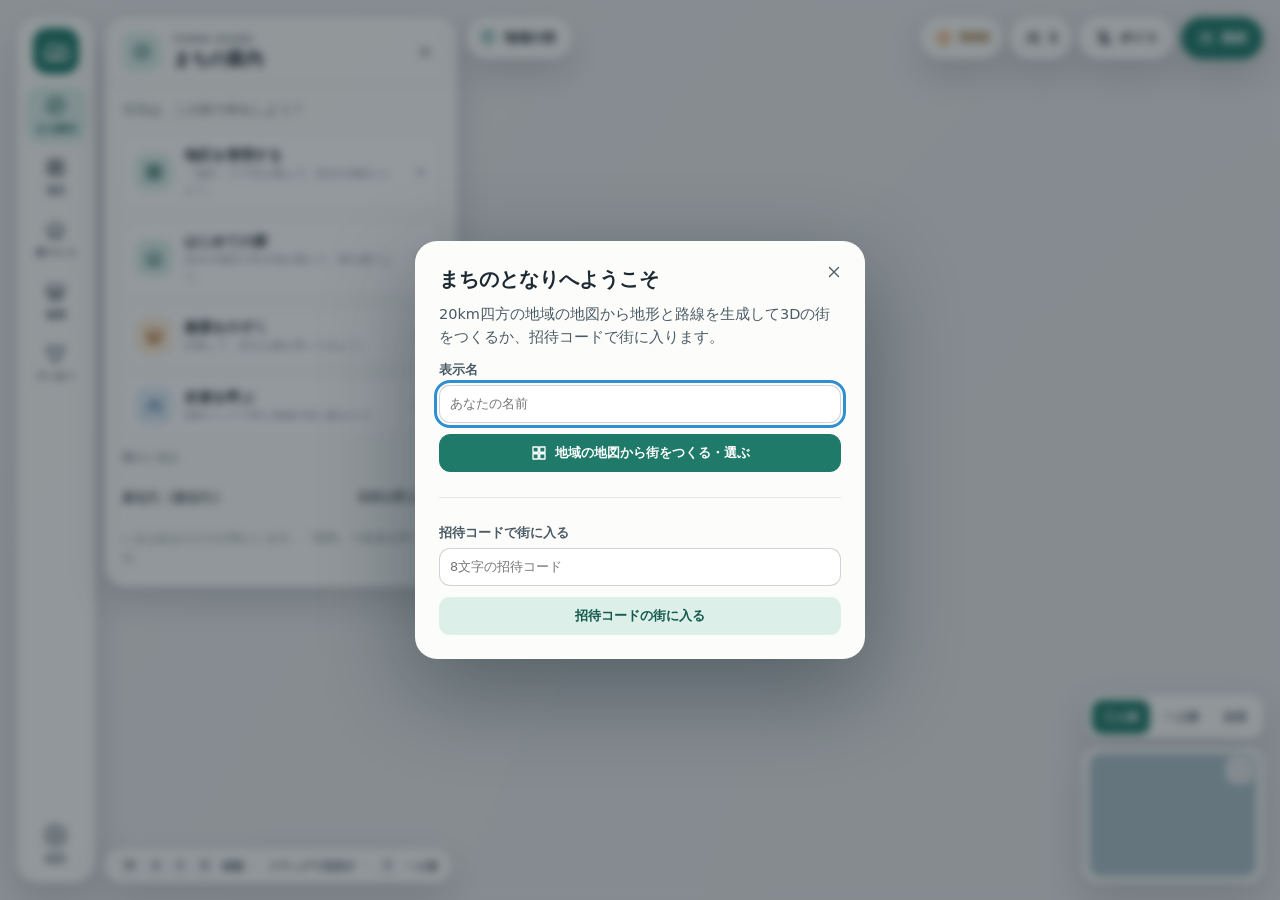
<file: index.html>
<!doctype html>
<html lang="ja">
<head>
  <meta name="machi-api-origin" content="https://moved-laid-contained-touch.trycloudflare.com/">
  <meta name="machi-realtime-origin" content="https://moved-laid-contained-touch.trycloudflare.com/">
  <meta name="robots" content="noindex, nofollow">
  <meta charset="utf-8">
  <meta name="viewport" content="width=device-width, initial-scale=1, viewport-fit=cover">
  <meta name="theme-color" content="#f6f7f3">
  <meta name="description" content="服屋に寄って、家を壁一枚から設計して、友達と街を育てるブラウザゲーム。">
  <title>まちのとなり</title>
  <link rel="stylesheet" href="./style.css?v=online-20261125-refresh">
</head>
<body>
  <svg class="icon-library" aria-hidden="true" xmlns="http://www.w3.org/2000/svg">
    <defs>
      <symbol id="i-town" viewBox="0 0 24 24"><path d="m3 11 6-5 6 5v8H3zM9 19v-4h2v4m4-9 3-3 4 4v8h-7"/><path d="M3 19h19"/></symbol>
      <symbol id="i-pin" viewBox="0 0 24 24"><path d="M20 10c0 5-8 11-8 11s-8-6-8-11a8 8 0 1 1 16 0Z"/><circle cx="12" cy="10" r="2.5"/></symbol>
      <symbol id="i-users" viewBox="0 0 24 24"><circle cx="10" cy="8" r="3"/><path d="M4 20v-2a4 4 0 0 1 4-4h4a4 4 0 0 1 4 4v2m1-15a3 3 0 0 1 0 6m3 9v-2a4 4 0 0 0-2-3.46"/></symbol>
      <symbol id="i-mic" viewBox="0 0 24 24"><rect x="9" y="3" width="6" height="12" rx="3"/><path d="M5 11v1a7 7 0 0 0 14 0v-1m-7 8v3"/></symbol>
      <symbol id="i-mic-off" viewBox="0 0 24 24"><path d="M9 9V6a3 3 0 0 1 6 0v6m-6 0a3 3 0 0 0 5.1 2.1M5 11v1a7 7 0 0 0 12 4.9M19 11v1c0 .8-.1 1.6-.4 2.3M12 19v3M3 3l18 18"/></symbol>
      <symbol id="i-coin" viewBox="0 0 24 24"><circle cx="12" cy="12" r="9"/><path d="m12 7 1.3 3.7L17 12l-3.7 1.3L12 17l-1.3-3.7L7 12l3.7-1.3z"/></symbol>
      <symbol id="i-guide" viewBox="0 0 24 24"><circle cx="12" cy="12" r="9"/><path d="m15.5 8.5-2.1 4.9-4.9 2.1 2.1-4.9z"/></symbol>
      <symbol id="i-shop" viewBox="0 0 24 24"><path d="M6 11v9h12v-9M3 11l2-6h14l2 6a3 3 0 0 1-6 0 3 3 0 0 1-6 0 3 3 0 0 1-6 0Z"/><path d="M10 20v-5h4v5"/></symbol>
      <symbol id="i-home" viewBox="0 0 24 24"><path d="m3 11 9-7 9 7m-16-1v10h14V10m-9 10v-6h4v6"/></symbol>
      <symbol id="i-edit" viewBox="0 0 24 24"><path d="m3 6 6-3 6 3 6-3v15l-6 3-6-3-6 3zm6-3v15m6-12v15"/></symbol>
      <symbol id="i-avatar" viewBox="0 0 24 24"><path d="m8 4-5 3 2 5 3-1v9h8v-9l3 1 2-5-5-3a4 4 0 0 1-8 0Z"/></symbol>
      <symbol id="i-settings" viewBox="0 0 24 24"><circle cx="12" cy="12" r="3"/><path d="M19.4 15a1.7 1.7 0 0 0 .3 1.8l.1.1a2 2 0 1 1-2.8 2.8l-.1-.1a1.7 1.7 0 0 0-1.8-.3 1.7 1.7 0 0 0-1 1.5V21a2 2 0 1 1-4 0v-.1a1.7 1.7 0 0 0-1-1.5 1.7 1.7 0 0 0-1.8.3l-.1.1a2 2 0 1 1-2.8-2.8l.1-.1a1.7 1.7 0 0 0 .3-1.8 1.7 1.7 0 0 0-1.5-1H3a2 2 0 1 1 0-4h.1a1.7 1.7 0 0 0 1.5-1 1.7 1.7 0 0 0-.3-1.8l-.1-.1a2 2 0 1 1 2.8-2.8l.1.1a1.7 1.7 0 0 0 1.8.3h.1a1.7 1.7 0 0 0 1-1.5V3a2 2 0 1 1 4 0v.1a1.7 1.7 0 0 0 1 1.5 1.7 1.7 0 0 0 1.8-.3l.1-.1a2 2 0 1 1 2.8 2.8l-.1.1a1.7 1.7 0 0 0-.3 1.8v.1a1.7 1.7 0 0 0 1.5 1H21a2 2 0 1 1 0 4h-.1a1.7 1.7 0 0 0-1.5 1Z"/></symbol>
      <symbol id="i-expand" viewBox="0 0 24 24"><path d="M9 3H3v6m12-6h6v6m0 6v6h-6m-6 0H3v-6"/></symbol>
      <symbol id="i-x" viewBox="0 0 24 24"><path d="m6 6 12 12M18 6 6 18"/></symbol>
      <symbol id="i-up" viewBox="0 0 24 24"><path d="m6 15 6-6 6 6"/></symbol>
      <symbol id="i-down" viewBox="0 0 24 24"><path d="m6 9 6 6 6-6"/></symbol>
      <symbol id="i-arrow" viewBox="0 0 24 24"><path d="M4 12h15m-6-6 6 6-6 6"/></symbol>
      <symbol id="i-back" viewBox="0 0 24 24"><path d="M20 12H5m6-6-6 6 6 6"/></symbol>
      <symbol id="i-check" viewBox="0 0 24 24"><path d="m5 12 5 5 9-10"/></symbol>
      <symbol id="i-plus" viewBox="0 0 24 24"><path d="M12 5v14M5 12h14"/></symbol>
      <symbol id="i-undo" viewBox="0 0 24 24"><path d="M9 14 4 9l5-5"/><path d="M4 9h10a6 6 0 0 1 0 12h-3"/></symbol>
      <symbol id="i-redo" viewBox="0 0 24 24"><path d="m15 14 5-5-5-5"/><path d="M20 9H10a6 6 0 0 0 0 12h3"/></symbol>
      <symbol id="i-save" viewBox="0 0 24 24"><path d="M5 3h11l5 5v11a2 2 0 0 1-2 2H5a2 2 0 0 1-2-2V5a2 2 0 0 1 2-2Z"/><path d="M7 3v6h8V3M7 21v-7h10v7"/></symbol>
      <symbol id="i-pencil" viewBox="0 0 24 24"><path d="m4 20 1-4L16 5l3 3L8 19zM14 7l3 3"/></symbol>
      <symbol id="i-pointer" viewBox="0 0 24 24"><path d="m5 3 14 7-6 2-2 6z"/></symbol>
      <symbol id="i-wall" viewBox="0 0 24 24"><path d="M3 5h18v14H3zM3 12h18M9 5v7m6 0v7"/></symbol>
      <symbol id="i-door" viewBox="0 0 24 24"><path d="M6 21V4a1 1 0 0 1 1-1h10a1 1 0 0 1 1 1v17M3 21h18"/><circle cx="14.5" cy="12.5" r=".8"/></symbol>
      <symbol id="i-room" viewBox="0 0 24 24"><path d="M4 4h16v16H4zM4 12h6m4 0h6M12 4v4m0 8v4"/></symbol>
      <symbol id="i-sofa" viewBox="0 0 24 24"><path d="M5 11V8a2 2 0 0 1 2-2h10a2 2 0 0 1 2 2v3"/><path d="M3 13a2 2 0 0 1 4 0v2h10v-2a2 2 0 0 1 4 0v5H3zM6 18v2m12-2v2"/></symbol>
      <symbol id="i-stairs" viewBox="0 0 24 24"><path d="M3 20h5v-4h4v-4h4V8h5"/></symbol>
      <symbol id="i-lift" viewBox="0 0 24 24"><rect x="5" y="3" width="14" height="18" rx="1.5"/><path d="M12 3v18M8 11l1-1.6 1 1.6M14 13l1 1.6 1-1.6"/></symbol>
      <symbol id="i-frame" viewBox="0 0 24 24"><rect x="4" y="6" width="16" height="13" rx="1"/><path d="m4 16 4-4 4 4 3-2 5 4M12 6V3"/></symbol>
      <symbol id="i-paint" viewBox="0 0 24 24"><path d="M4 4h13v5H4zM17 6h3v6h-8v3"/><rect x="10.5" y="15" width="3" height="6" rx="1"/></symbol>
      <symbol id="i-eraser" viewBox="0 0 24 24"><path d="m15 4 5 5-9 9H7l-3-3z"/><path d="M11 20h9M9 10l5 5"/></symbol>
      <symbol id="i-rotate" viewBox="0 0 24 24"><path d="M20 11a8 8 0 1 0-2.3 6.3"/><path d="M20 4v7h-7"/></symbol>
      <symbol id="i-trash" viewBox="0 0 24 24"><path d="M4 7h16M9 7V4h6v3m-9 0 1 13h10l1-13M10 11v6m4-6v6"/></symbol>
      <symbol id="i-vr" viewBox="0 0 24 24"><path d="M3 8a2 2 0 0 1 2-2h14a2 2 0 0 1 2 2v8a2 2 0 0 1-2 2h-3l-2-3h-4l-2 3H5a2 2 0 0 1-2-2z"/><circle cx="8" cy="11.5" r="1.6"/><circle cx="16" cy="11.5" r="1.6"/></symbol>
      <symbol id="i-help" viewBox="0 0 24 24"><circle cx="12" cy="12" r="9"/><path d="M9.5 9a2.5 2.5 0 1 1 3.5 2.3c-.7.4-1 1-1 1.7M12 17h.01"/></symbol>
      <symbol id="i-train" viewBox="0 0 24 24"><rect x="5" y="3" width="14" height="14" rx="3"/><path d="M5 11h14M12 3v8M8 21l2-4m6 4-2-4"/><circle cx="8.5" cy="14" r=".6"/><circle cx="15.5" cy="14" r=".6"/></symbol>
      <symbol id="i-key" viewBox="0 0 24 24"><circle cx="8" cy="15" r="4"/><path d="m11 12 9-9m-4 4 3 3"/></symbol>
      <symbol id="i-volume" viewBox="0 0 24 24"><path d="M4 9h4l5-4v14l-5-4H4z"/><path d="M16 9a4 4 0 0 1 0 6m2.5-9a8 8 0 0 1 0 12"/></symbol>
      <symbol id="i-layers" viewBox="0 0 24 24"><path d="m12 3 9 5-9 5-9-5z"/><path d="m3 13 9 5 9-5"/></symbol>
      <symbol id="i-shirt" viewBox="0 0 24 24"><path d="M9 4 4 6 2 11l4 2 2-3v10h8V10l2 3 4-2-2-5-5-2a3 3 0 0 1-6 0Z"/></symbol>
      <symbol id="i-hat" viewBox="0 0 24 24"><path d="M7 12V9a5 5 0 0 1 10 0v3m-10 0h10c2.5.5 4 1.4 4 2.4C21 16 17 17 12 17s-9-1-9-2.6c0-1 1.5-1.9 4-2.4Z"/></symbol>
      <symbol id="i-district" viewBox="0 0 24 24"><path d="M4 4h7v7H4zM13 4h7v7h-7zM4 13h7v7H4zM13 13h7v7h-7z"/></symbol>
    </defs>
  </svg>

  <div id="scene" aria-label="街の3Dマップ"></div>

  <div id="hud" class="hud">
    <nav id="dock" class="dock" aria-label="メニュー">
      <div class="brand" title="まちのとなり"><span class="brand-mark"><svg class="icon"><use href="#i-town"/></svg></span><h1>まちのとなり</h1></div>
      <button type="button" data-tab="guide" aria-pressed="false"><svg class="icon"><use href="#i-guide"/></svg><span>まち案内</span></button>
      <button type="button" data-tab="district" aria-pressed="false"><svg class="icon"><use href="#i-district"/></svg><span>地区</span></button>
      <button type="button" data-tab="home" aria-pressed="false"><svg class="icon"><use href="#i-home"/></svg><span>家づくり</span></button>
      <button type="button" data-tab="shop" aria-pressed="false"><svg class="icon"><use href="#i-shop"/></svg><span>服屋</span></button>
      <button type="button" data-tab="avatar" aria-pressed="false"><svg class="icon"><use href="#i-avatar"/></svg><span>アバター</span></button>
      <button type="button" data-tab="settings" aria-pressed="false" class="dock-last"><svg class="icon"><use href="#i-settings"/></svg><span>設定</span></button>
    </nav>

    <aside id="panel" class="drawer" aria-label="メニューの内容" hidden>
      <header class="drawer-head">
        <span id="panel-icon" class="drawer-icon" aria-hidden="true"><svg class="icon"><use href="#i-guide"/></svg></span>
        <div class="drawer-heading"><small id="panel-kicker">TOWN GUIDE</small><h2 id="panel-title">まちの案内</h2></div>
        <button class="btn icon-only ghost" type="button" data-action="close-panel" aria-label="メニューを閉じる"><svg class="icon"><use href="#i-x"/></svg></button>
      </header>
      <div id="panel-content" class="drawer-body"></div>
    </aside>

    <div class="topbar" aria-label="プレイヤーと街の情報">
      <div class="place" title="現在地"><svg class="icon"><use href="#i-pin"/></svg><span id="location-label">地域の街</span></div>
      <div class="status">
        <div class="stat coin" title="所持コイン" aria-label="所持コイン"><svg class="icon"><use href="#i-coin"/></svg><strong id="balance">500</strong></div>
        <button type="button" class="stat" data-action="people" title="街にいる人"><svg class="icon"><use href="#i-users"/></svg><strong id="online-count">1</strong></button>
        <button id="mic-button" class="pill mic" type="button" data-action="mic" aria-pressed="false" title="マイクを切り替える">
          <svg class="icon mic-closed"><use href="#i-mic-off"/></svg><svg class="icon mic-open"><use href="#i-mic"/></svg><span id="mic-label">ボイス</span>
        </button>
        <button id="room-button" class="pill accent" type="button" data-action="room"><svg class="icon"><use href="#i-users"/></svg><span id="room-status">招待</span></button>
      </div>
    </div>

    <div id="action-bar" class="actionbar" aria-label="その場でできること" hidden></div>

    <div class="corner">
      <div id="view-bar" class="viewbar" aria-label="視点の切り替え"></div>
      <section class="mapcard" aria-label="ミニマップ">
        <canvas id="minimap" width="168" height="124" aria-label="街の配置と現在地"></canvas>
        <button class="map-expand" type="button" data-action="overview" aria-label="街全体を表示" title="街全体を表示"><svg class="icon"><use href="#i-expand"/></svg></button>
      </section>
    </div>

    <div id="hint" class="hint" aria-label="操作方法"><kbd>W</kbd><kbd>A</kbd><kbd>S</kbd><kbd>D</kbd><span>移動</span><i></i><span>ドラッグで見回す</span><i></i><kbd>V</kbd><span>一人称</span></div>
    <div id="joystick" class="joystick" aria-label="移動スティック"><span></span></div>
  </div>

  <div id="studio" class="studio" aria-label="設計スタジオ" hidden></div>

  <div id="toast" class="toast" role="status" aria-live="polite" hidden></div>
  <section id="avatar-loads" class="loads" aria-label="アバターの読み込み状況" hidden></section>

  <dialog id="dialog" class="dialog">
    <button class="btn icon-only ghost dialog-close" type="button" data-action="close-dialog" aria-label="閉じる"><svg class="icon"><use href="#i-x"/></svg></button>
    <div id="dialog-content"></div>
  </dialog>

  <!-- If the 3D libraries cannot be fetched, say so instead of leaving an empty screen. -->
  <script type="module" src="./app.bundle.js?v=online-20261125-refresh" onerror="const toast = document.getElementById('toast'); toast.hidden = false; toast.textContent = '3D表示の部品を読み込めませんでした。通信環境を確認して、ページを読み込み直してください。'"></script>
</body>
</html>
</file>
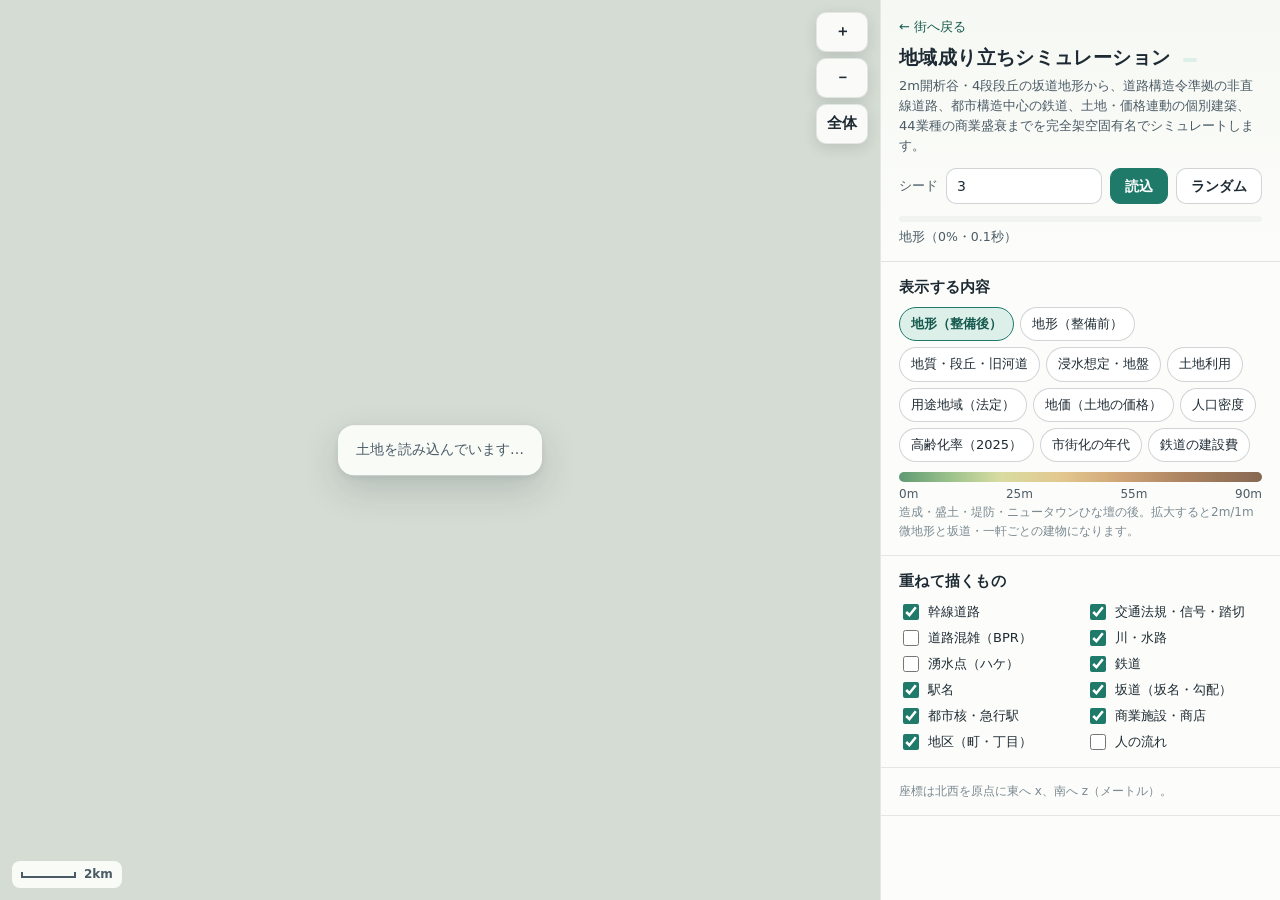
<file: region.html>
<!doctype html>
<html lang="ja">
<head>
  <meta name="machi-api-origin" content="https://moved-laid-contained-touch.trycloudflare.com/">
  <meta name="machi-realtime-origin" content="https://moved-laid-contained-touch.trycloudflare.com/">
  <meta name="robots" content="noindex, nofollow">
  <meta charset="utf-8">
  <meta name="viewport" content="width=device-width, initial-scale=1, viewport-fit=cover">
  <meta name="theme-color" content="#f6f7f3">
  <meta name="description" content="20km四方の土地を5m物理地形・地質から生成し、1700年から2025年までの道路・鉄道・商業施設・商店の成り立ちを極限までシミュレーションする地図。">
  <title>超極限 地域成り立ちシミュレーション（1700〜2025年）｜まちのとなり</title>
  <link rel="stylesheet" href="./region/map.css?v=online-20261125-refresh">
</head>
<body>
  <main class="region">
    <section class="map" aria-label="地図">
      <canvas id="map"></canvas>
      <div class="map-status" id="status" role="status" hidden></div>
      <div class="timeline-bar" id="timeline-bar" hidden>
        <div class="timeline-top">
          <button type="button" id="timeline-play" title="1700年〜2025年を再生">▶ 再生</button>
          <span class="timeline-year" id="timeline-year">2025年</span>
          <input type="range" id="timeline-slider" min="0" max="34" value="34" aria-label="シミュレーション年代">
          <span class="timeline-kpi" id="timeline-kpi"></span>
        </div>
        <div class="timeline-event" id="timeline-event"></div>
      </div>
      <div class="map-tools" role="group" aria-label="拡大と縮小">
        <button type="button" data-zoom="in" aria-label="拡大">＋</button>
        <button type="button" data-zoom="out" aria-label="縮小">－</button>
        <button type="button" data-zoom="fit">全体</button>
      </div>
      <div class="scale" id="scale" aria-hidden="true"><span></span><b></b></div>
      <div class="readout" id="readout" hidden></div>
      <button type="button" class="panel-toggle" id="panel-toggle" aria-controls="panel" aria-expanded="true">数値と歴史</button>
    </section>

    <aside class="panel" id="panel">
      <header class="panel-head">
        <a class="back" href="./">← 街へ戻る</a>
        <h1>地域成り立ちシミュレーション <span class="sim-badge" id="sim-badge" hidden></span></h1>
        <p class="lead">2m開析谷・4段段丘の坂道地形から、道路構造令準拠の非直線道路、都市構造中心の鉄道、土地・価格連動の個別建築、44業種の商業盛衰までを完全架空固有名でシミュレートします。</p>
        <form id="seed-form" class="seed">
          <label for="seed">シード</label>
          <input id="seed" name="seed" value="3" autocomplete="off" maxlength="40" inputmode="text">
          <button type="submit" class="primary">読込</button>
          <button type="button" id="random-seed">ランダム</button>
        </form>
        <div class="progress" id="progress" hidden>
          <div class="bar"><span></span></div>
          <p></p>
        </div>
      </header>

      <section class="block" id="shop-detail" hidden></section>
      <section class="block" id="district" hidden></section>

      <section class="block">
        <h2>表示する内容</h2>
        <div class="layers" id="layers" role="radiogroup" aria-label="地図の色分け"></div>
        <div class="legend" id="legend"></div>
      </section>

      <section class="block">
        <h2>重ねて描くもの</h2>
        <div class="toggles" id="toggles">
          <label><input type="checkbox" data-show="roads" checked> 幹線道路</label>
          <label><input type="checkbox" data-show="trafficLaw" checked> 交通法規・信号・踏切</label>
          <label><input type="checkbox" data-show="traffic"> 道路混雑（BPR）</label>
          <label><input type="checkbox" data-show="streams" checked> 川・水路</label>
          <label><input type="checkbox" data-show="springs"> 湧水点（ハケ）</label>
          <label><input type="checkbox" data-show="rail" checked> 鉄道</label>
          <label><input type="checkbox" data-show="labels" checked> 駅名</label>
          <label><input type="checkbox" data-show="slopes" checked> 坂道（坂名・勾配）</label>
          <label><input type="checkbox" data-show="urbanNodes" checked> 都市核・急行駅</label>
          <label><input type="checkbox" data-show="shops" checked> 商業施設・商店</label>
          <label><input type="checkbox" data-show="districts" checked> 地区（町・丁目）</label>
          <label><input type="checkbox" data-show="desire"> 人の流れ</label>
        </div>
      </section>

      <section class="block" id="commerce" hidden></section>
      <section class="block" id="summary" hidden></section>
      <section class="block" id="eras" hidden></section>
      <section class="block" id="lines" hidden></section>
      <section class="block" id="line-detail" hidden></section>

      <section class="block" id="export" hidden>
        <h2>1m標高の書き出し</h2>
        <p class="note">地図の中央を中心に、見えている範囲（最大1024m四方）の標高を1m間隔で書き出します。</p>
        <div class="buttons">
          <button type="button" data-export="asc">ASCIIグリッド（.asc）</button>
          <button type="button" data-export="png">16bit PNG（1cm単位）</button>
        </div>
        <p class="note" id="export-note"></p>
      </section>

      <footer class="block foot">
        <p>座標は北西を原点に東へ x、南へ z（メートル）。</p>
      </footer>
    </aside>
  </main>
  <script type="module" src="./region/map.bundle.js?v=online-20261125-refresh" onerror="var s=document.getElementById('status');s.hidden=false;s.classList.add('error');s.textContent='地図の部品を読み込めませんでした。ページを読み込み直してください。'"></script>
</body>
</html>
</file>
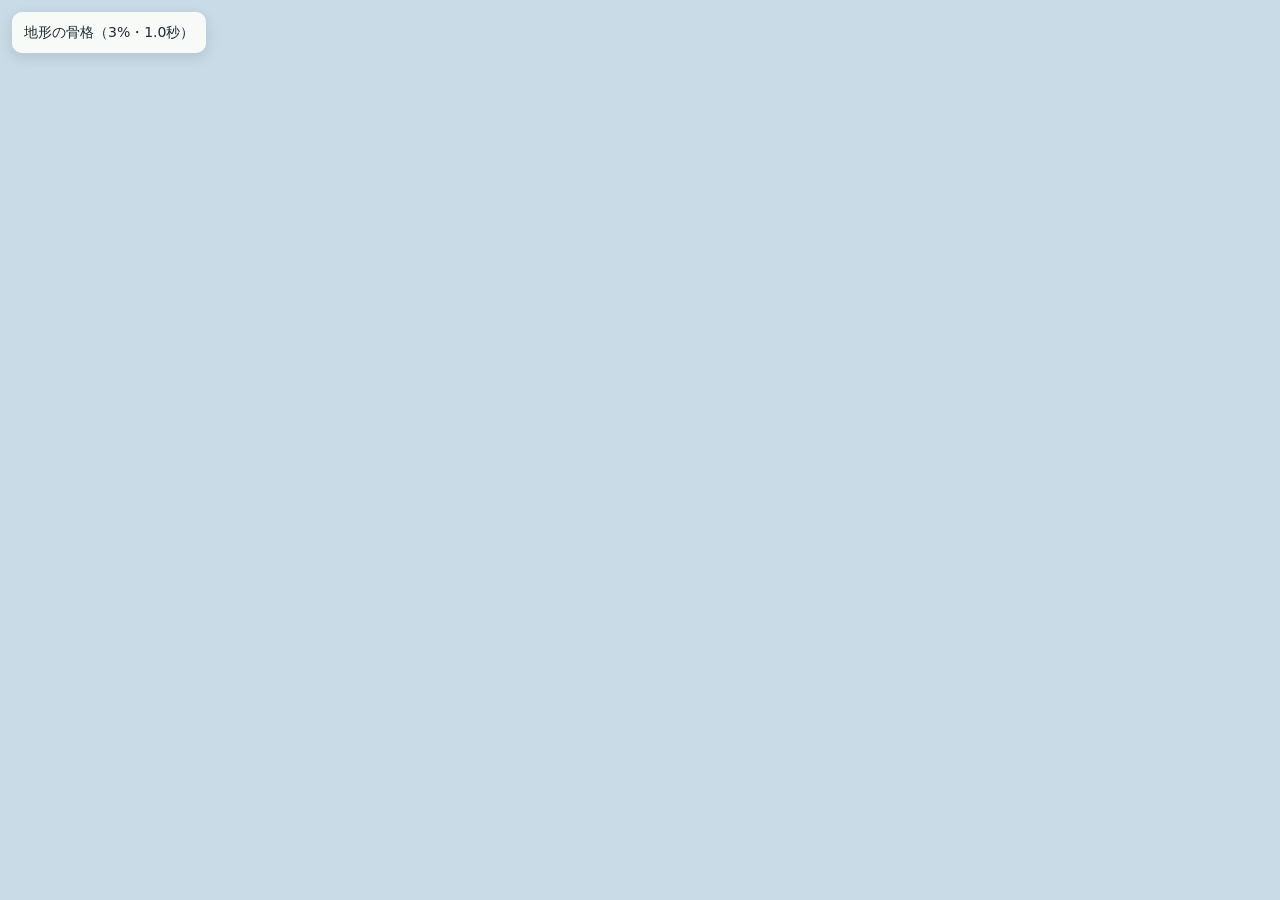
<file: region/view3d.html>
<!doctype html>
<html lang="ja">
<head>
  <meta charset="utf-8">
  <meta name="viewport" content="width=device-width, initial-scale=1">
  <title>地域の3D確認｜まちのとなり</title>
  <style>
    html, body { width: 100%; height: 100%; margin: 0; background: #cfdde6; font: 500 14px/1.5 "Yu Gothic UI", "Hiragino Sans", "Noto Sans JP", Meiryo, system-ui, sans-serif; color: #1d2a33; }
    #view { display: block; width: 100%; height: 100%; }
    .info { position: fixed; left: 12px; top: 12px; max-width: min(380px, calc(100% - 24px)); padding: 10px 12px; border-radius: 10px; background: rgba(252, 253, 250, 0.92); box-shadow: 0 4px 14px rgba(18, 38, 48, 0.13); }
    .dist-bar { display: flex; flex-wrap: wrap; gap: 4px; margin-top: 8px; }
    .dist-bar button { border: 1px solid #b8c9d4; background: #fff; color: #1d2a33; border-radius: 6px; padding: 3px 8px; font: inherit; font-size: 12px; cursor: pointer; }
    .dist-bar button[aria-pressed="true"] { background: #1d4e68; color: #fff; border-color: #1d4e68; }
  </style>
</head>
<body>
  <canvas id="view"></canvas>
  <div class="info" id="info">読み込み中…</div>
  <script type="module" src="./view3d.bundle.js?v=online-20261125-refresh"></script>
</body>
</html>
</file>
<file: style.css>
/* まちのとなり: the screen round the 3D town.
   A dock of destinations on the left, one drawer that opens beside it, what can be done on
   the spot along the bottom, the map in the corner; and a studio that takes the whole screen
   while a building is being designed. */

:root {
  color-scheme: light;
  --font: "Yu Gothic UI", "Hiragino Sans", "Noto Sans JP", Meiryo, system-ui, sans-serif;
  --ink: #1d2a33;
  --ink-2: #4b5b66;
  --ink-3: #7b8992;
  --surface: rgba(252, 253, 250, 0.92);
  --solid: #fcfdfa;
  --sunken: #f0f3f0;
  --line: rgba(29, 42, 51, 0.1);
  --line-strong: rgba(29, 42, 51, 0.2);
  --accent: #1f7a6a;
  --accent-ink: #14594d;
  --accent-soft: #dcefe9;
  --warm: #e8862e;
  --warm-soft: #fdefdb;
  --danger: #c4453c;
  --danger-soft: #fbe7e4;
  --night: rgba(22, 30, 38, 0.86);
  --radius: 18px;
  --radius-s: 11px;
  --shadow: 0 14px 36px rgba(18, 38, 48, 0.17), 0 2px 6px rgba(18, 38, 48, 0.08);
  --shadow-s: 0 4px 14px rgba(18, 38, 48, 0.13);
  --edge: clamp(10px, 1.3vw, 18px);
  --dock: 78px;
  --drawer: 352px;
  --gap: 10px;
  font: 500 14.5px/1.55 var(--font);
  color: var(--ink);
}

*, *::before, *::after { box-sizing: border-box; }
html, body { width: 100%; height: 100%; margin: 0; }
body { overflow: hidden; overscroll-behavior: none; background: #c6e1e9; -webkit-text-size-adjust: 100%; }
button, input, select, textarea { font: inherit; color: inherit; -webkit-tap-highlight-color: transparent; }
button { cursor: pointer; }
button:disabled { cursor: default; opacity: 0.5; }
h1, h2, h3, p { margin: 0; }
:focus-visible { outline: 3px solid #2f8fd0; outline-offset: 2px; }
[hidden] { display: none !important; }

.icon-library { position: absolute; width: 0; height: 0; overflow: hidden; }
.icon {
  display: inline-block; flex: none; width: 20px; height: 20px; vertical-align: middle;
  fill: none; stroke: currentColor; stroke-width: 1.8; stroke-linecap: round; stroke-linejoin: round;
}

#scene { position: fixed; inset: 0; overflow: hidden; background: radial-gradient(ellipse at 50% 65%, #e6efcf, #c6e1e9 72%); touch-action: none; }
#scene > canvas { display: block; width: 100%; height: 100%; }

/* ---- Surfaces and small parts ------------------------------------------------ */

.dock, .drawer, .place, .stat, .pill, .viewbar, .mapcard, .hint, .studio-top, .studio-tools, .studio-side, .studio-plan {
  background: var(--surface);
  border: 1px solid rgba(255, 255, 255, 0.75);
  box-shadow: var(--shadow);
  -webkit-backdrop-filter: blur(16px) saturate(1.2);
  backdrop-filter: blur(16px) saturate(1.2);
}

kbd {
  display: inline-grid; place-items: center; min-width: 20px; height: 20px; padding: 0 5px;
  border: 1px solid var(--line-strong); border-bottom-width: 2px; border-radius: 6px;
  background: #fff; color: var(--ink-2); font: 700 11px/1 system-ui, sans-serif;
}

.btn {
  display: inline-flex; align-items: center; justify-content: center; gap: 7px;
  min-height: 38px; padding: 7px 14px; border: 1px solid var(--line-strong); border-radius: var(--radius-s);
  background: #fff; color: var(--ink); font-weight: 700; font-size: 0.93rem; line-height: 1.3; text-align: center;
  transition: background 0.12s, border-color 0.12s, transform 0.05s;
}
.btn:hover:not(:disabled) { background: var(--sunken); }
.btn:active:not(:disabled) { transform: translateY(1px); }
.btn .icon { width: 18px; height: 18px; }
.btn.primary { border-color: var(--accent); background: var(--accent); color: #fff; }
.btn.primary:hover:not(:disabled) { background: var(--accent-ink); border-color: var(--accent-ink); }
.btn.soft { border-color: transparent; background: var(--accent-soft); color: var(--accent-ink); }
.btn.soft:hover:not(:disabled) { background: #cbe6de; }
.btn.ghost { border-color: transparent; background: transparent; color: var(--ink-2); }
.btn.ghost:hover:not(:disabled) { background: rgba(29, 42, 51, 0.07); }
.btn.danger { border-color: transparent; background: var(--danger-soft); color: var(--danger); }
.btn.danger:hover:not(:disabled) { background: #f6d5d0; }
.btn.small { min-height: 32px; padding: 4px 10px; font-size: 0.86rem; border-radius: 9px; }
.btn.block { width: 100%; }
.btn.icon-only { width: 38px; min-width: 38px; padding: 0; }
.btn.small.icon-only { width: 32px; min-width: 32px; }
.btn[aria-pressed="true"] { border-color: var(--accent); background: var(--accent-soft); color: var(--accent-ink); }

.stack { display: grid; gap: 10px; }
.row { display: flex; align-items: center; gap: 8px; }
.row.wrap { flex-wrap: wrap; }
.row.between { justify-content: space-between; }
.grow { flex: 1; min-width: 0; }
.note { color: var(--ink-3); font-size: 0.86rem; line-height: 1.6; }
.note.warn { color: var(--danger); font-weight: 700; }
.empty { padding: 14px; border: 1px dashed var(--line-strong); border-radius: var(--radius-s); color: var(--ink-3); font-size: 0.9rem; text-align: center; }

.field { display: grid; gap: 5px; font-size: 0.88rem; font-weight: 700; color: var(--ink-2); }
.field.compact { grid-template-columns: minmax(0, 1fr) minmax(0, 1.25fr); align-items: center; gap: 8px; }
.field.compact > span:first-child { font-weight: 600; }
input[type="text"], input[type="number"], input:not([type]), select, textarea {
  width: 100%; min-width: 0; min-height: 38px; padding: 7px 10px; border: 1px solid var(--line-strong); border-radius: var(--radius-s);
  background: #fff; color: var(--ink); font-weight: 500;
}
select { padding-right: 6px; }
input[type="number"] { font-variant-numeric: tabular-nums; }
input[type="range"] { width: 100%; accent-color: var(--accent); }
input[type="checkbox"] { width: 17px; height: 17px; accent-color: var(--accent); }
.with-unit { display: flex; align-items: center; gap: 5px; }
.with-unit em { flex: none; width: 1.2em; color: var(--ink-3); font-style: normal; font-size: 0.82rem; }
.check { display: inline-flex; align-items: center; gap: 7px; font-size: 0.88rem; font-weight: 600; color: var(--ink-2); cursor: pointer; }

.segmented { display: inline-flex; gap: 2px; padding: 3px; border-radius: 12px; background: var(--sunken); }
.seg { min-height: 32px; padding: 4px 12px; border: 0; border-radius: 9px; background: transparent; color: var(--ink-2); font-weight: 700; font-size: 0.86rem; white-space: nowrap; }
.seg:hover:not(:disabled) { background: rgba(29, 42, 51, 0.07); }
.seg[aria-pressed="true"] { background: #fff; color: var(--accent-ink); box-shadow: 0 1px 4px rgba(18, 38, 48, 0.16); }
.seg sup { margin-left: 1px; color: var(--ink-3); font-size: 0.7em; }

.chip-grid { display: flex; flex-wrap: wrap; gap: 5px; }
.chip {
  min-height: 30px; padding: 3px 10px; border: 1px solid var(--line-strong); border-radius: 999px;
  background: #fff; color: var(--ink-2); font-size: 0.82rem; font-weight: 700;
}
.chip:hover { background: var(--sunken); }
.chip[aria-pressed="true"] { border-color: var(--accent); background: var(--accent); color: #fff; }

/* ---- The dock ---------------------------------------------------------------- */

.hud { position: fixed; inset: 0; z-index: 3; pointer-events: none; }
.hud > * { pointer-events: auto; }
body.designing .hud, body.immersive .hud { display: none; }

.dock {
  position: absolute; left: var(--edge); top: var(--edge); bottom: var(--edge); width: var(--dock);
  display: flex; flex-direction: column; gap: 4px; padding: 8px; border-radius: 22px; overflow-y: auto; scrollbar-width: none;
}
.brand { display: grid; place-items: center; padding: 2px 0 8px; }
.brand-mark { display: grid; place-items: center; width: 46px; height: 46px; border-radius: 15px; background: var(--accent); color: #fff; }
.brand-mark .icon { width: 28px; height: 28px; }
.brand h1 { position: absolute; width: 1px; height: 1px; overflow: hidden; clip-path: inset(50%); white-space: nowrap; }
.dock button {
  display: flex; flex-direction: column; align-items: center; justify-content: center; gap: 3px;
  min-height: 58px; padding: 6px 2px; border: 0; border-radius: 15px; background: transparent;
  color: var(--ink-2); font-size: 0.72rem; font-weight: 700; white-space: nowrap;
}
.dock button .icon { width: 23px; height: 23px; }
.dock button:hover { background: rgba(29, 42, 51, 0.07); }
.dock button[aria-pressed="true"] { background: var(--accent-soft); color: var(--accent-ink); }
.dock .dock-last { margin-top: auto; }

/* ---- The drawer ------------------------------------------------------------- */

.drawer {
  position: absolute; left: calc(var(--edge) + var(--dock) + var(--gap)); top: var(--edge);
  display: flex; flex-direction: column; width: var(--drawer); max-height: calc(100% - var(--edge) * 2 - 44px);
  border-radius: 22px; overflow: hidden;
}
.drawer-head { display: flex; align-items: center; gap: 11px; padding: 14px 12px 12px 16px; border-bottom: 1px solid var(--line); }
.drawer-icon { display: grid; place-items: center; flex: none; width: 40px; height: 40px; border-radius: 13px; background: var(--accent-soft); color: var(--accent-ink); }
.drawer-heading { flex: 1; min-width: 0; }
.drawer-heading small { display: block; color: var(--ink-3); font-size: 0.68rem; font-weight: 800; letter-spacing: 0.09em; }
.drawer-heading h2 { font-size: 1.22rem; line-height: 1.3; font-weight: 800; }
.drawer-body { display: grid; gap: 14px; align-content: start; padding: 14px 16px 18px; overflow-y: auto; overscroll-behavior: contain; scrollbar-width: thin; scrollbar-color: #c3cdc8 transparent; }
.drawer-body > .lead { color: var(--ink-2); font-size: 0.93rem; }

.section { display: grid; gap: 9px; }
.section-title { display: flex; align-items: center; justify-content: space-between; gap: 8px; color: var(--ink-3); font-size: 0.74rem; font-weight: 800; letter-spacing: 0.06em; }
.card { display: grid; gap: 10px; padding: 13px; border: 1px solid var(--line); border-radius: 15px; background: #fff; }

.goal {
  display: grid; grid-template-columns: auto minmax(0, 1fr) auto; align-items: center; gap: 11px; width: 100%;
  padding: 10px 12px; border: 1px solid var(--line); border-radius: 15px; background: #fff; text-align: left;
}
.goal:hover { border-color: var(--line-strong); background: #f8faf8; }
.goal strong { display: block; font-size: 0.95rem; }
.goal small { display: block; color: var(--ink-3); font-size: 0.78rem; line-height: 1.45; }
.goal-icon { display: grid; place-items: center; width: 38px; height: 38px; border-radius: 12px; background: var(--accent-soft); color: var(--accent-ink); }
.goal-icon.warm { background: var(--warm-soft); color: #a85b12; }
.goal-icon.sky { background: #e0edf7; color: #2c6490; }
.goal-icon.done { background: var(--accent); color: #fff; }
.goal > .icon:last-child { width: 16px; height: 16px; color: var(--ink-3); }

.list { display: grid; }
.list-row { display: flex; align-items: center; justify-content: space-between; gap: 8px; min-height: 44px; padding: 6px 0; border-bottom: 1px solid var(--line); }
.list-row:last-child { border-bottom: 0; }
.list-row > span { min-width: 0; overflow-wrap: anywhere; font-size: 0.92rem; font-weight: 600; }
.list-row select { width: auto; max-width: 60%; min-height: 34px; padding-block: 4px; }

.item-grid { display: grid; grid-template-columns: repeat(2, minmax(0, 1fr)); gap: 9px; }
.item-card { display: flex; flex-direction: column; gap: 6px; padding: 9px; border: 1px solid var(--line); border-radius: 15px; background: #fff; }
.item-card.selected { border-color: var(--accent); box-shadow: 0 0 0 2px var(--accent-soft); }
.item-card strong { font-size: 0.88rem; line-height: 1.35; }
.item-card small { color: var(--ink-3); font-size: 0.78rem; }
.item-swatch { display: grid; place-items: center; min-height: 62px; border: 0; border-radius: 11px; background: linear-gradient(145deg, rgba(255, 255, 255, 0.45), rgba(255, 255, 255, 0)), var(--swatch, #e8efec); color: rgba(29, 42, 51, 0.8); }
.item-swatch .icon { width: 30px; height: 30px; }

.house-button { display: grid; grid-template-columns: auto minmax(0, 1fr) auto; align-items: center; gap: 10px; width: 100%; padding: 9px 11px; border: 1px solid var(--line); border-radius: 13px; background: #fff; text-align: left; }
.house-button:hover { background: #f8faf8; }
.house-button[aria-pressed="true"] { border-color: var(--accent); background: var(--accent-soft); }
.house-button strong { display: block; font-size: 0.92rem; }
.house-button small { display: block; color: var(--ink-3); font-size: 0.76rem; }
.house-button .icon { color: var(--ink-3); }
a.btn { text-decoration: none; }

.upload { display: grid; gap: 6px; padding: 12px; border: 1.5px dashed var(--line-strong); border-radius: 15px; background: #fff; font-weight: 700; font-size: 0.9rem; }
.upload input[type="file"] { width: 100%; font-size: 0.8rem; font-weight: 500; }
.upload ::file-selector-button { margin-right: 8px; padding: 5px 9px; border: 0; border-radius: 8px; background: var(--accent-soft); color: var(--accent-ink); font-weight: 700; cursor: pointer; }
.upload small { color: var(--ink-3); font-weight: 500; }

.compass { display: grid; grid-template-columns: repeat(3, 1fr); gap: 5px; }
.compass [data-id="north"] { grid-column: 2; }
.compass [data-id="west"] { grid-column: 1; grid-row: 2; }
.compass [data-id="east"] { grid-column: 3; grid-row: 2; }
.compass [data-id="south"] { grid-column: 2; grid-row: 3; }

.keys { display: grid; grid-template-columns: auto minmax(0, 1fr); gap: 6px 12px; align-items: center; font-size: 0.86rem; color: var(--ink-2); }
.keys dt { display: flex; gap: 3px; margin: 0; }
.keys dd { margin: 0; }

/* The easy floor plan: one letter to a cell of half a 間. */
.palette { display: grid; grid-template-columns: repeat(auto-fill, minmax(70px, 1fr)); gap: 4px; }
.swatch { min-height: 30px; padding: 3px 4px; border: 1px solid var(--line-strong); border-radius: 8px; background: var(--room); color: #2f3d45; font-size: 0.72rem; font-weight: 700; }
.swatch[aria-pressed="true"] { outline: 2.5px solid var(--accent); outline-offset: 1px; }
.plan-grid { display: grid; grid-template-columns: repeat(var(--columns), minmax(0, 1fr)); gap: 2px; padding: 5px; border: 1px solid var(--line); border-radius: 12px; background: #e8ede8; touch-action: none; user-select: none; }
.plan-cell { min-width: 0; aspect-ratio: 1; padding: 0; overflow: hidden; border: 1px solid rgba(0, 0, 0, 0.07); border-radius: 4px; background: var(--room); color: #3a4c52; font-size: 0.66rem; font-weight: 700; line-height: 1; }
.plan-cell[data-code="."] { border-style: dashed; background: #f7faf6; }
.plan-cell:disabled { opacity: 0.55; }
.plan-grid.dense { gap: 1px; }
.plan-grid.dense .plan-cell { border-radius: 2px; font-size: 0; }

/* ---- Along the top ------------------------------------------------------------ */

.topbar {
  position: absolute; top: var(--edge); right: var(--edge); left: calc(var(--edge) + var(--dock) + var(--gap));
  display: flex; align-items: flex-start; justify-content: space-between; gap: 10px; pointer-events: none;
  transition: left 0.18s ease;
}
.topbar > * { pointer-events: auto; }
body.panel-open .topbar { left: calc(var(--edge) + var(--dock) + var(--drawer) + var(--gap) * 2); }
.place { display: inline-flex; align-items: center; gap: 7px; min-height: 42px; padding: 6px 15px 6px 11px; border-radius: 999px; font-weight: 800; font-size: 0.93rem; white-space: nowrap; }
.place .icon { width: 18px; height: 18px; color: var(--accent); }
.status { display: flex; align-items: center; gap: 7px; margin-left: auto; }
.stat { display: inline-flex; align-items: center; gap: 6px; min-height: 42px; padding: 6px 13px; border-radius: 999px; font-variant-numeric: tabular-nums; }
.stat .icon { width: 18px; height: 18px; }
.stat.coin { color: #8a5a10; }
.stat.coin .icon { color: var(--warm); }
button.stat:hover { background: #fff; }
.pill { display: inline-flex; align-items: center; gap: 6px; min-height: 42px; padding: 6px 15px; border-radius: 999px; font-weight: 800; font-size: 0.9rem; white-space: nowrap; }
.pill:hover { background: #fff; }
.pill .icon { width: 18px; height: 18px; }
.pill.accent { background: var(--accent); border-color: var(--accent); color: #fff; }
.pill.accent:hover { background: var(--accent-ink); }
.mic .mic-open, .mic[aria-pressed="true"] .mic-closed { display: none; }
.mic[aria-pressed="true"] .mic-open { display: inline-block; }
.mic[aria-pressed="true"] { background: var(--warm-soft); color: #a85b12; }

/* ---- What can be done on the spot --------------------------------------------- */

.actionbar {
  position: absolute; left: 50%; bottom: calc(var(--edge) + 4px); transform: translateX(-50%);
  display: flex; flex-wrap: wrap; align-items: center; justify-content: center; gap: 8px; max-width: min(720px, calc(100vw - 2 * var(--edge) - 380px));
  padding: 8px; border-radius: 18px; background: var(--night); color: #fff; box-shadow: var(--shadow);
  -webkit-backdrop-filter: blur(12px); backdrop-filter: blur(12px);
}
.act-group { display: flex; align-items: center; gap: 4px; }
.act-group + .act-group { padding-left: 8px; border-left: 1px solid rgba(255, 255, 255, 0.18); }
.act-label { padding: 0 6px 0 4px; color: rgba(255, 255, 255, 0.72); font-size: 0.8rem; font-weight: 700; white-space: nowrap; }
.act {
  display: inline-flex; align-items: center; gap: 7px; min-height: 40px; min-width: 40px; justify-content: center; padding: 5px 13px;
  border: 0; border-radius: 12px; background: rgba(255, 255, 255, 0.12); color: #fff; font-weight: 800; font-size: 0.9rem; white-space: nowrap;
}
.act:hover:not(:disabled) { background: rgba(255, 255, 255, 0.24); }
.act[aria-pressed="true"] { background: #fff; color: var(--ink); }
.act kbd { border-color: rgba(255, 255, 255, 0.4); background: transparent; color: #fff; }
.act.square { padding: 5px; font-variant-numeric: tabular-nums; }

/* ---- The corner: views and the map ---------------------------------------- */

.corner { position: absolute; right: var(--edge); bottom: var(--edge); display: flex; flex-direction: column; align-items: flex-end; gap: 8px; }
.viewbar { display: inline-flex; gap: 2px; padding: 4px; border-radius: 14px; }
.viewbar button { min-height: 34px; padding: 4px 11px; border: 0; border-radius: 10px; background: transparent; color: var(--ink-2); font-weight: 800; font-size: 0.82rem; white-space: nowrap; }
.viewbar button:hover { background: rgba(29, 42, 51, 0.07); }
.viewbar button[aria-pressed="true"] { background: var(--accent); color: #fff; }
.viewbar .vr { display: inline-flex; align-items: center; gap: 5px; margin-left: 4px; background: var(--ink); color: #fff; }
.viewbar .vr:hover { background: #000; }
.viewbar .vr .icon { width: 18px; height: 18px; }
.mapcard { position: relative; padding: 5px; border-radius: 16px; line-height: 0; }
#minimap { display: block; width: 168px; height: 124px; border-radius: 12px; background: #dbe8d6; }
.map-expand { position: absolute; top: 9px; right: 9px; display: grid; place-items: center; width: 26px; height: 26px; padding: 0; border: 0; border-radius: 8px; background: rgba(255, 255, 255, 0.86); color: var(--ink-2); }
.map-expand .icon { width: 15px; height: 15px; }

.hint {
  position: absolute; left: calc(var(--edge) + var(--dock) + var(--gap)); bottom: var(--edge);
  display: flex; align-items: center; gap: 4px; padding: 6px 12px; border-radius: 999px; color: var(--ink-2); font-size: 0.78rem; font-weight: 700; white-space: nowrap;
}
.hint span { margin-left: 3px; }
.hint i { width: 1px; height: 14px; margin: 0 6px; background: var(--line-strong); }

.joystick {
  display: none; position: absolute; left: calc(var(--edge) + 6px); bottom: calc(var(--edge) + 6px); width: 112px; height: 112px;
  border: 1px solid rgba(255, 255, 255, 0.85); border-radius: 50%; background: rgba(252, 253, 250, 0.6); box-shadow: var(--shadow); touch-action: none;
}
.joystick span { position: absolute; top: 50%; left: 50%; width: 48px; height: 48px; margin: -24px 0 0 -24px; border-radius: 50%; background: var(--accent); box-shadow: 0 3px 10px rgba(18, 38, 48, 0.35); pointer-events: none; }

/* ---- Messages ------------------------------------------------------------------ */

.toast {
  position: fixed; z-index: 9; left: 50%; top: calc(var(--edge) + 54px); transform: translateX(-50%);
  max-width: min(520px, 92vw); padding: 10px 17px; border-radius: 14px; background: var(--night); color: #fff;
  box-shadow: var(--shadow); font-size: 0.92rem; font-weight: 600; text-align: center; pointer-events: none;
}
.loads {
  position: fixed; z-index: 8; left: 50%; top: calc(var(--edge) + 104px); transform: translateX(-50%);
  display: grid; gap: 8px; width: min(280px, calc(100vw - 36px)); max-height: 24vh; overflow-y: auto; padding: 10px 13px;
  border-radius: 13px; background: var(--night); color: #fff; font-size: 0.78rem; pointer-events: none;
}
.loads span { display: block; overflow: hidden; text-overflow: ellipsis; white-space: nowrap; }
.loads progress { display: block; width: 100%; height: 6px; margin-top: 4px; accent-color: #9be0c8; }

.dialog {
  width: min(450px, calc(100vw - 24px)); max-height: 88dvh; padding: 24px; border: 0; border-radius: 22px;
  background: var(--solid); color: var(--ink); box-shadow: 0 30px 90px rgba(10, 30, 40, 0.4);
}
.dialog::backdrop { background: rgba(18, 30, 38, 0.45); -webkit-backdrop-filter: blur(4px); backdrop-filter: blur(4px); }
.dialog h2 { margin: 0 38px 8px 0; font-size: 1.35rem; font-weight: 800; }
.dialog p { margin: 0 0 12px; color: var(--ink-2); }
.dialog form, .dialog .stack { display: grid; gap: 11px; }
.dialog fieldset { min-width: 0; margin: 0; padding: 12px; border: 1px solid var(--line); border-radius: 14px; }
.dialog legend { padding: 0 6px; font-weight: 800; font-size: 0.86rem; color: var(--ink-2); }
.dialog-close { position: absolute; top: 12px; right: 12px; }
.invite-card { display: grid; gap: 8px; padding: 14px; border-radius: 15px; background: var(--accent-soft); }
.invite-card strong { font: 800 1.6rem/1.2 ui-monospace, "Cascadia Mono", Consolas, monospace; letter-spacing: 0.12em; color: var(--accent-ink); }
.invite-card small { color: var(--accent-ink); font-weight: 700; }
.import-option { overflow-wrap: anywhere; }

/* ---- The design studio ---------------------------------------------------- */

.studio {
  position: fixed; inset: 0; z-index: 5; display: grid; gap: var(--gap); padding: var(--edge); pointer-events: none;
  grid-template-columns: 74px 304px minmax(360px, 44%) minmax(0, 1fr); grid-template-rows: auto minmax(0, 1fr);
}
.studio > * { pointer-events: auto; }
.studio-top { grid-column: 1 / -1; display: flex; align-items: center; gap: 10px; min-height: 58px; padding: 9px 12px; border-radius: 18px; }
.studio-title { display: grid; min-width: 0; margin-right: 6px; line-height: 1.25; }
.studio-title small { color: var(--ink-3); font-size: 0.68rem; font-weight: 800; letter-spacing: 0.09em; }
.studio-title strong { overflow: hidden; font-size: 1.02rem; text-overflow: ellipsis; white-space: nowrap; }
.studio .storeys { overflow-x: auto; max-width: 38vw; scrollbar-width: none; }
.studio .seg.add { color: var(--accent-ink); }
.studio-actions { display: flex; align-items: center; gap: 7px; margin-left: auto; }
.studio-tools { grid-column: 1; grid-row: 2; display: flex; flex-direction: column; gap: 3px; padding: 7px; border-radius: 18px; overflow-y: auto; scrollbar-width: none; }
.tool { display: flex; flex-direction: column; align-items: center; justify-content: center; gap: 2px; min-height: 52px; padding: 5px 2px; border: 0; border-radius: 13px; background: transparent; color: var(--ink-2); font-size: 0.68rem; font-weight: 700; white-space: nowrap; }
.tool .icon { width: 21px; height: 21px; }
.tool:hover { background: rgba(29, 42, 51, 0.07); }
.tool[aria-pressed="true"] { background: var(--accent); color: #fff; }
.studio-side { grid-column: 2; grid-row: 2; display: grid; gap: 10px; align-content: start; padding: 12px; border-radius: 18px; overflow-y: auto; scrollbar-width: thin; }
.studio-side .side-tabs { display: grid; grid-template-columns: 1fr 1fr; }
.studio-card { display: grid; gap: 9px; padding: 12px; border: 1px solid var(--line); border-radius: 14px; background: #fff; }
.studio-card > header { display: flex; align-items: center; justify-content: space-between; gap: 8px; min-height: 28px; }
.studio-card > header strong { font-size: 0.96rem; }
.studio-card.inspector { border-color: #f1c597; background: #fffaf3; }
.studio-side .fine { padding: 0 4px; }
.swatch-line { display: flex; align-items: center; gap: 8px; font-size: 0.84rem; color: var(--ink-2); }
.swatch-line i { width: 34px; height: 22px; border: 1px solid var(--line-strong); border-radius: 6px; }
.studio-plan { grid-column: 3; grid-row: 2; position: relative; min-height: 0; border-radius: 18px; overflow: hidden; }
.studio-plan canvas { display: block; width: 100%; height: 100%; touch-action: none; cursor: crosshair; }
.plan-buttons { position: absolute; top: 10px; right: 10px; }
.studio[data-layout="plan"] { grid-template-columns: 74px 304px minmax(0, 1fr) 0; }
.studio[data-layout="view"] .studio-plan { display: none; }

/* ---- Touch screens and narrow windows -------------------------------------- */

@media (pointer: coarse) {
  .hint { display: none; }
  .joystick { display: block; }
}

@media (max-width: 1100px) {
  :root { --drawer: 320px; }
  .actionbar { max-width: calc(100vw - 2 * var(--edge) - 220px); }
  .studio { grid-template-columns: 70px 276px minmax(320px, 46%) minmax(0, 1fr); }
  .studio[data-layout="plan"] { grid-template-columns: 70px 276px minmax(0, 1fr) 0; }
}

@media (max-width: 900px) {
  .studio { grid-template-columns: minmax(0, 1fr); grid-template-rows: auto minmax(0, 1fr) auto auto; padding: 8px; gap: 8px; }
  .studio[data-layout="plan"] { grid-template-columns: minmax(0, 1fr); }
  .studio-top { grid-column: 1; flex-wrap: wrap; gap: 6px; padding: 7px; }
  .studio-top .btn span, .studio-title small { display: none; }
  .studio .layout .seg[data-id="both"] { display: none; }
  .studio .storeys { max-width: 46vw; }
  .studio-plan { grid-column: 1; grid-row: 2; }
  .studio-tools { grid-column: 1; grid-row: 3; flex-direction: row; overflow-x: auto; }
  .tool { flex: none; min-width: 58px; }
  .studio-side { grid-column: 1; grid-row: 4; max-height: 32dvh; }
}

@media (max-width: 760px) {
  :root { --edge: 8px; --tabs: calc(62px + env(safe-area-inset-bottom)); }
  .dock {
    left: 0; right: 0; top: auto; bottom: 0; width: auto; height: var(--tabs); flex-direction: row; gap: 2px;
    padding: 5px 6px calc(5px + env(safe-area-inset-bottom)); border-radius: 20px 20px 0 0; overflow: visible;
  }
  .brand { display: none; }
  .dock button { flex: 1; min-width: 0; min-height: 0; font-size: 0.66rem; }
  .dock .dock-last { margin-top: 0; }
  .drawer { left: 8px; right: 8px; top: auto; bottom: calc(var(--tabs) + 8px); width: auto; max-height: min(60dvh, 520px); }
  .topbar, body.panel-open .topbar { left: 8px; right: 8px; top: 8px; }
  .place { min-height: 38px; padding: 4px 12px 4px 9px; font-size: 0.84rem; }
  .stat, .pill { min-height: 38px; padding: 4px 10px; }
  .pill span { position: absolute; width: 1px; height: 1px; overflow: hidden; clip-path: inset(50%); white-space: nowrap; }
  .corner { right: 8px; bottom: calc(var(--tabs) + 10px); }
  .mapcard { display: none; }
  .actionbar { bottom: calc(var(--tabs) + 132px); max-width: calc(100vw - 16px); }
  .joystick { left: 12px; bottom: calc(var(--tabs) + 12px); width: 104px; height: 104px; }
  .toast { top: 58px; }
  .loads { top: 104px; }
  body.panel-open .corner, body.panel-open .joystick, body.panel-open .actionbar { display: none; }
}

@media (max-width: 400px) {
  .item-grid { grid-template-columns: 1fr; }
  .stat.coin strong { font-size: 0.86rem; }
}

@media (prefers-reduced-motion: reduce) {
  *, *::before, *::after { transition: none !important; scroll-behavior: auto !important; }
}
</file>
<file: region/map.css>
/* The region map: the map fills the window, the numbers and lines sit in a panel on the right
   (a sheet at the bottom on a phone). Colours and type follow the game's own screen. */

:root {
  color-scheme: light;
  --font: "Yu Gothic UI", "Hiragino Sans", "Noto Sans JP", Meiryo, system-ui, sans-serif;
  --ink: #1d2a33;
  --ink-2: #4b5b66;
  --ink-3: #7b8992;
  --surface: rgba(252, 253, 250, 0.94);
  --solid: #fcfdfa;
  --sunken: #f0f3f0;
  --line: rgba(29, 42, 51, 0.1);
  --line-strong: rgba(29, 42, 51, 0.2);
  --accent: #1f7a6a;
  --accent-ink: #14594d;
  --accent-soft: #dcefe9;
  --danger: #c4453c;
  --radius: 16px;
  --radius-s: 10px;
  --shadow: 0 14px 36px rgba(18, 38, 48, 0.17), 0 2px 6px rgba(18, 38, 48, 0.08);
  --shadow-s: 0 4px 14px rgba(18, 38, 48, 0.13);
  --panel: 400px;
  font: 500 14px/1.55 var(--font);
  color: var(--ink);
}

*, *::before, *::after { box-sizing: border-box; }
html, body { width: 100%; height: 100%; margin: 0; }
body { overflow: hidden; overscroll-behavior: none; background: #dfe5dc; -webkit-text-size-adjust: 100%; }
button, input, select { font: inherit; color: inherit; -webkit-tap-highlight-color: transparent; }
h1, h2, h3, p { margin: 0; }

.region { display: grid; grid-template-columns: minmax(0, 1fr) var(--panel); width: 100%; height: 100%; }

/* The map */
.map { position: relative; min-width: 0; min-height: 0; overflow: hidden; background: #dfe5dc; }
#map { display: block; width: 100%; height: 100%; touch-action: none; cursor: grab; }
#map.dragging { cursor: grabbing; }
.map-status {
  position: absolute; left: 50%; top: 50%; transform: translate(-50%, -50%);
  max-width: min(420px, 86%); padding: 14px 18px; border-radius: var(--radius);
  background: var(--surface); box-shadow: var(--shadow); text-align: center; color: var(--ink-2);
}
.map-status.error { color: var(--danger); text-align: left; white-space: pre-wrap; font-size: 12.5px; }
.map-tools { position: absolute; right: 12px; top: 12px; display: flex; flex-direction: column; gap: 6px; }
.map-tools button {
  min-width: 40px; height: 40px; padding: 0 10px; border: 1px solid var(--line); border-radius: var(--radius-s);
  background: var(--surface); box-shadow: var(--shadow-s); font-weight: 700; font-size: 15px; cursor: pointer;
}
.map-tools button:hover { background: var(--solid); }
.scale { position: absolute; left: 12px; bottom: 12px; display: flex; align-items: center; gap: 8px; padding: 4px 9px; border-radius: 8px; background: var(--surface); font-size: 12px; color: var(--ink-2); pointer-events: none; }
.scale span { display: block; height: 6px; border: 2px solid var(--ink-2); border-top: 0; }
.scale b { font-weight: 600; }
.readout {
  position: absolute; left: 12px; bottom: 46px; max-width: min(330px, calc(100% - 24px)); padding: 9px 12px;
  border-radius: var(--radius-s); background: var(--surface); box-shadow: var(--shadow-s);
  font-size: 12.5px; line-height: 1.5; color: var(--ink-2); pointer-events: none;
}
.readout b { color: var(--ink); font-weight: 650; }
.panel-toggle { display: none; }

/* The panel */
.panel { min-height: 0; overflow-y: auto; overscroll-behavior: contain; background: var(--solid); border-left: 1px solid var(--line); }
.panel-head { padding: 16px 18px 14px; border-bottom: 1px solid var(--line); background: linear-gradient(#f6f8f3, var(--solid)); }
.back { display: inline-block; margin-bottom: 8px; color: var(--accent-ink); font-size: 13px; text-decoration: none; }
.back:hover { text-decoration: underline; }
h1 { font-size: 19px; line-height: 1.3; letter-spacing: 0.02em; }
.lead { margin-top: 6px; color: var(--ink-2); font-size: 13px; }
.seed { display: flex; flex-wrap: wrap; align-items: center; gap: 8px; margin-top: 12px; }
.seed label { color: var(--ink-2); font-size: 13px; }
.seed input { flex: 1 1 90px; min-width: 0; height: 36px; padding: 0 10px; border: 1px solid var(--line-strong); border-radius: var(--radius-s); background: #fff; }
.seed button, .buttons button {
  height: 36px; padding: 0 14px; border: 1px solid var(--line-strong); border-radius: var(--radius-s);
  background: #fff; cursor: pointer; font-weight: 600;
}
.seed button.primary { border-color: var(--accent); background: var(--accent); color: #fff; }
.seed button:hover, .buttons button:hover { filter: brightness(0.97); }
.progress { margin-top: 12px; }
.progress .bar { height: 6px; border-radius: 3px; background: var(--sunken); overflow: hidden; }
.progress .bar span { display: block; width: 0; height: 100%; background: var(--accent); transition: width 0.2s; }
.progress p { margin-top: 5px; color: var(--ink-2); font-size: 12.5px; }

.block { padding: 14px 18px; border-bottom: 1px solid var(--line); }
.block h2 { margin-bottom: 9px; font-size: 14.5px; letter-spacing: 0.02em; }
.block h3 { margin: 12px 0 6px; font-size: 13px; color: var(--ink-2); }
.note { color: var(--ink-3); font-size: 12px; }
.foot p { color: var(--ink-3); font-size: 12px; }

.layers { display: flex; flex-wrap: wrap; gap: 6px; }
.layers label { position: relative; }
.layers input { position: absolute; opacity: 0; pointer-events: none; }
.layers span { display: inline-block; padding: 6px 11px; border: 1px solid var(--line-strong); border-radius: 999px; background: #fff; font-size: 13px; cursor: pointer; }
.layers input:checked + span { border-color: var(--accent); background: var(--accent-soft); color: var(--accent-ink); font-weight: 650; }
.layers input:focus-visible + span { outline: 2px solid var(--accent); outline-offset: 2px; }
.legend { margin-top: 10px; font-size: 12px; color: var(--ink-2); }
.legend .ramp { height: 10px; border-radius: 5px; }
.legend .ticks { display: flex; justify-content: space-between; margin-top: 3px; }
.legend .swatches { display: grid; grid-template-columns: repeat(auto-fill, minmax(110px, 1fr)); gap: 3px 10px; }
.legend .swatches i { display: inline-block; width: 12px; height: 12px; margin-right: 6px; border-radius: 3px; vertical-align: -1px; box-shadow: inset 0 0 0 1px rgba(0, 0, 0, 0.12); }
.toggles { display: grid; grid-template-columns: 1fr 1fr; gap: 4px 10px; font-size: 13px; }
.toggles label { display: flex; align-items: center; gap: 6px; cursor: pointer; }
.toggles input { width: 16px; height: 16px; accent-color: var(--accent); }

.stats { display: grid; grid-template-columns: 1fr 1fr; gap: 8px; }
.stat { padding: 8px 10px; border-radius: var(--radius-s); background: var(--sunken); }
.stat dt { color: var(--ink-3); font-size: 11.5px; }
.stat dd { margin: 1px 0 0; font-size: 15px; font-weight: 700; font-variant-numeric: tabular-nums; }
.stat dd small { font-size: 11.5px; font-weight: 500; color: var(--ink-2); }

.eras { display: grid; grid-template-columns: auto 1fr auto; gap: 3px 8px; align-items: center; font-size: 12px; font-variant-numeric: tabular-nums; }
.eras .track { height: 9px; border-radius: 5px; background: var(--sunken); overflow: hidden; }
.eras .track span { display: block; height: 100%; border-radius: 5px; }

.line-table { width: 100%; border-collapse: collapse; font-size: 12.5px; font-variant-numeric: tabular-nums; }
.line-table th { padding: 4px 4px; color: var(--ink-3); font-size: 11.5px; font-weight: 500; text-align: right; }
.line-table th:first-child, .line-table td:first-child { text-align: left; }
.line-table td { padding: 6px 4px; border-top: 1px solid var(--line); text-align: right; white-space: nowrap; }
.line-table tr[data-line] { cursor: pointer; }
.line-table tr[data-line]:hover td { background: #f3f6f2; }
.line-table tr.selected td { background: var(--accent-soft); }
.chip { display: inline-block; width: 10px; height: 10px; margin-right: 6px; border-radius: 50%; vertical-align: 0; }
.network { margin-top: 10px; color: var(--ink-2); font-size: 12.5px; }

.detail-head { display: flex; align-items: center; gap: 8px; }
.detail-head h2 { margin: 0; }
.detail-head button { margin-left: auto; height: 30px; padding: 0 10px; border: 1px solid var(--line-strong); border-radius: 8px; background: #fff; cursor: pointer; font-size: 12.5px; }
.profile-wrap { position: relative; margin-top: 10px; }
#profile { display: block; width: 100%; height: 200px; border-radius: var(--radius-s); background: #f7f8f4; cursor: crosshair; touch-action: none; }
.profile-info { min-height: 2.9em; margin-top: 5px; color: var(--ink-2); font-size: 12px; font-variant-numeric: tabular-nums; }
.difficulty { display: flex; height: 8px; margin-top: 4px; border-radius: 4px; overflow: hidden; }
.difficulty span { flex: 1 1 0; }
.struct-bar { display: flex; height: 12px; margin-top: 6px; border-radius: 6px; overflow: hidden; }
.struct-legend { display: grid; grid-template-columns: 1fr auto auto; gap: 2px 10px; margin-top: 6px; font-size: 12px; font-variant-numeric: tabular-nums; }
.struct-legend i { display: inline-block; width: 10px; height: 10px; margin-right: 6px; border-radius: 2px; }
.struct-legend span:nth-child(3n+2), .struct-legend span:nth-child(3n) { text-align: right; }
.station-table { width: 100%; margin-top: 6px; border-collapse: collapse; font-size: 12px; font-variant-numeric: tabular-nums; }
.station-table td, .station-table th { padding: 3px 4px; border-top: 1px solid var(--line); text-align: right; }
.station-table th { color: var(--ink-3); font-weight: 500; border-top: 0; }
.station-table td:first-child, .station-table th:first-child { text-align: left; }
.station-table tr { cursor: pointer; }
.station-table tr:hover td { background: #f3f6f2; }
.buttons { display: flex; flex-wrap: wrap; gap: 8px; margin: 8px 0 6px; }

/* Making a town of the game from a district (game-link.js). */
.game-link { margin-top: 12px; padding-top: 12px; border-top: 1px solid var(--line); }
.game-link h3 { margin: 0 0 6px; font-size: 14px; }
.game-link .note { margin: 0 0 8px; }
.game-town { margin-bottom: 10px; padding: 10px 12px; border-radius: var(--radius-s); background: var(--accent-soft); color: var(--accent-ink); font-size: 13px; }
.game-town p { margin: 0; }
.game-town b { letter-spacing: 0.06em; }
.game-link .field { display: grid; gap: 4px; color: var(--ink-2); font-size: 13px; }
.game-link .field input { height: 36px; padding: 0 10px; border: 1px solid var(--line-strong); border-radius: var(--radius-s); background: #fff; font: inherit; color: var(--ink); }
.game-link .choice { display: grid; grid-template-columns: 1fr 1fr; gap: 8px; margin: 10px 0 0; padding: 0; border: 0; }
.game-link .choice legend { margin-bottom: 4px; padding: 0; color: var(--ink-2); font-size: 13px; }
.game-link .choice label { display: flex; gap: 8px; align-items: flex-start; padding: 8px 10px; border: 1px solid var(--line-strong); border-radius: var(--radius-s); background: #fff; cursor: pointer; font-weight: 600; }
.game-link .choice label:has(input:checked) { border-color: var(--accent); background: var(--accent-soft); }
.game-link .choice input { margin: 3px 0 0; accent-color: var(--accent); }
.game-link .choice small { display: block; color: var(--ink-3); font-weight: 500; font-size: 12px; }
.buttons button.primary { border-color: var(--accent); background: var(--accent); color: #fff; }
.buttons button:disabled { opacity: 0.55; cursor: progress; }
.game-status { margin: 4px 0 0; color: var(--ink-2); font-size: 13px; white-space: pre-line; }
.game-status.failed { color: var(--danger); }
.game-status.warning { color: #8f5f00; }
/* Who manages the district in the town this browser made, or the offer to make it one's own. */
.game-claim { margin-top: 10px; padding-top: 10px; border-top: 1px solid rgba(20, 89, 77, 0.16); }
.game-claim p + p { margin-top: 4px; }
.game-claim .game-manager { font-weight: 700; }
.game-claim .note { margin: 4px 0 0; }
.game-claim .buttons { margin: 8px 0 0; }
.game-claim .buttons button { border-color: var(--accent); color: var(--accent-ink); }

/* Extreme Deep Simulation UI: timeline bar, CLI controls, commercial analytics */
.sim-badge {
  display: inline-block; margin-left: 6px; padding: 2px 7px; border-radius: 999px;
  font-size: 11px; font-weight: 700; vertical-align: 2px;
  background: var(--accent-soft); color: var(--accent-ink);
}
.sim-badge.fallback { background: #f2ece0; color: #7a5c28; }
.cli-bar { display: flex; gap: 6px; margin-top: 8px; }
.cli-btn {
  flex: 1 1 auto; height: 32px; padding: 0 10px; border: 1px solid var(--accent);
  border-radius: var(--radius-s); background: var(--accent-soft); color: var(--accent-ink);
  font-size: 12px; font-weight: 700; cursor: pointer;
}
.cli-btn.sub { flex: 0 0 auto; border-color: var(--line-strong); background: #fff; color: var(--ink-2); font-weight: 600; }
.cli-btn:hover { filter: brightness(0.96); }
.cli-btn:disabled { opacity: 0.55; cursor: progress; }

.timeline-bar {
  position: absolute; left: 12px; top: 12px; right: 64px; max-width: 720px;
  padding: 9px 13px; border-radius: var(--radius); background: var(--surface);
  box-shadow: var(--shadow-s); backdrop-filter: blur(6px); z-index: 4;
}
.timeline-top { display: flex; align-items: center; gap: 10px; }
.timeline-top button {
  height: 28px; padding: 0 10px; border: 1px solid var(--accent); border-radius: 8px;
  background: var(--accent); color: #fff; font-size: 12px; font-weight: 700; cursor: pointer; white-space: nowrap;
}
.timeline-year { font-size: 16px; font-weight: 800; font-variant-numeric: tabular-nums; color: var(--ink); min-width: 58px; }
#timeline-slider { flex: 1 1 auto; accent-color: var(--accent); cursor: pointer; }
.timeline-kpi { font-size: 11.5px; color: var(--ink-2); font-variant-numeric: tabular-nums; white-space: nowrap; }
.timeline-event { margin-top: 5px; font-size: 12px; color: var(--ink-2); line-height: 1.4; }
.timeline-event b { color: var(--accent-ink); }

.shop-filters { display: flex; flex-wrap: wrap; gap: 5px; margin-bottom: 8px; }
.shop-filters button {
  padding: 3px 9px; border: 1px solid var(--line-strong); border-radius: 999px;
  background: #fff; font-size: 11.5px; cursor: pointer; color: var(--ink-2);
}
.shop-filters button.active { border-color: var(--accent); background: var(--accent-soft); color: var(--accent-ink); font-weight: 700; }
.commerce-chart { display: block; width: 100%; height: 155px; border-radius: var(--radius-s); background: #f7f8f4; margin: 6px 0; }
.chart-legend { display: flex; flex-wrap: wrap; gap: 4px 10px; font-size: 11.5px; color: var(--ink-2); margin-bottom: 8px; }
.chart-legend i { display: inline-block; width: 10px; height: 3px; margin-right: 4px; vertical-align: 3px; }
.shop-card { padding: 10px 12px; border-radius: var(--radius-s); background: var(--sunken); font-size: 12.5px; }
.shop-card .tag { display: inline-block; padding: 1px 7px; border-radius: 999px; color: #fff; font-size: 11px; font-weight: 700; margin-right: 6px; }
.event-list { margin: 6px 0 0; padding-left: 16px; font-size: 12px; color: var(--ink-2); }
.event-list li { margin-bottom: 3px; }

@media (max-width: 760px) {
  .timeline-bar { left: 8px; right: 56px; top: 8px; padding: 7px 10px; }
  .timeline-kpi { display: none; }
  .region { display: block; }
  .map { position: fixed; inset: 0; }
  .panel {
    position: fixed; left: 0; right: 0; bottom: 0; height: 52vh; border-left: 0; border-top: 1px solid var(--line);
    border-radius: var(--radius) var(--radius) 0 0; box-shadow: var(--shadow); transition: transform 0.25s;
  }
  .panel.collapsed { transform: translateY(calc(100% - 0px)); }
  .panel-toggle {
    display: block; position: absolute; right: 12px; bottom: calc(52vh + 10px); height: 38px; padding: 0 14px;
    border: 1px solid var(--line); border-radius: 999px; background: var(--surface); box-shadow: var(--shadow-s); font-weight: 600;
  }
  .panel-toggle.collapsed { bottom: max(12px, env(safe-area-inset-bottom)); }
  .readout { bottom: calc(52vh + 56px); }
  .scale { bottom: calc(52vh + 10px); }
  .map.full .readout { bottom: 56px; }
  .map.full .scale { bottom: 12px; }
}
</file>
